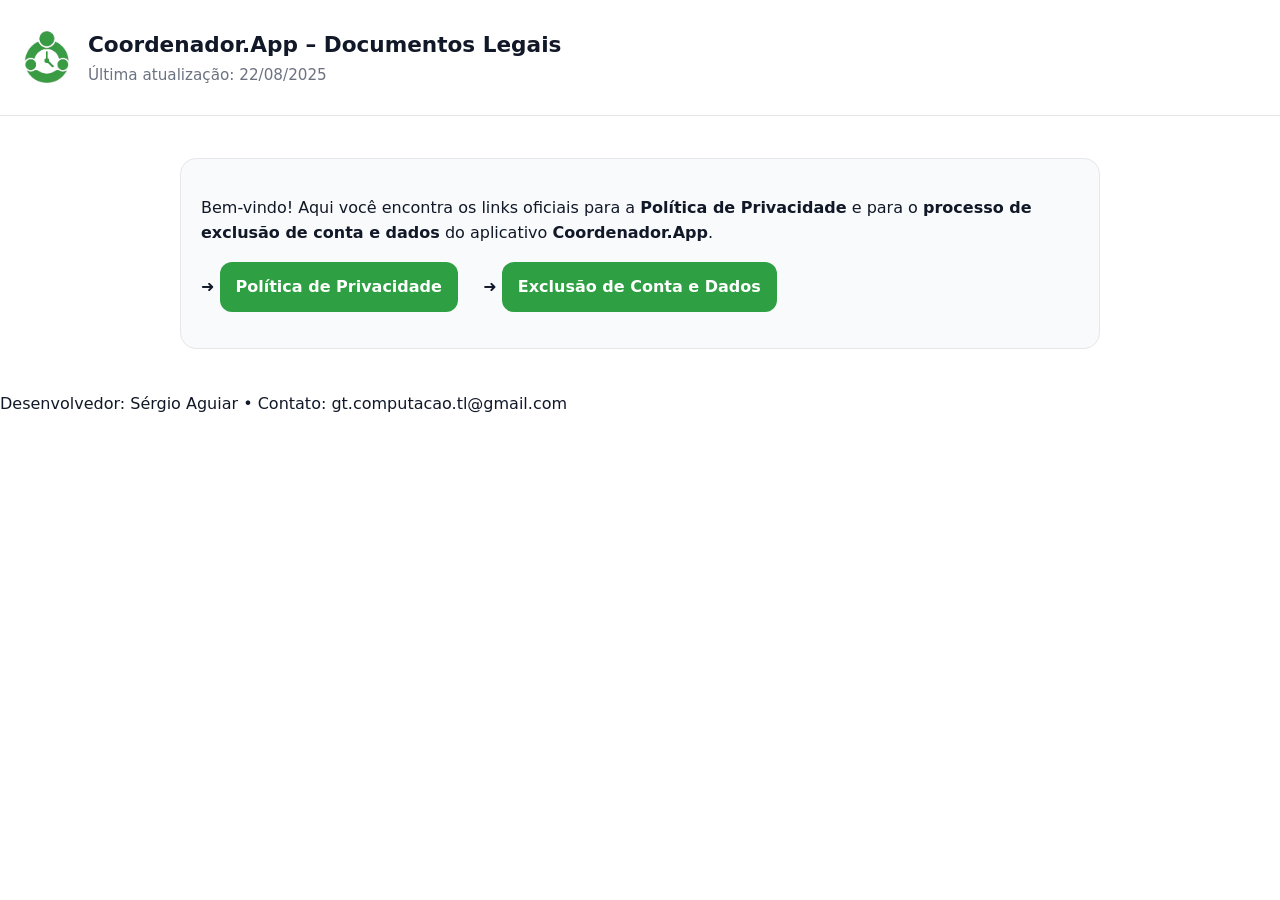
<file: public/index.html>
<!doctype html>
<html lang="pt-BR">
<head>
  <meta charset="utf-8">
  <meta name="viewport" content="width=device-width,initial-scale=1">
  <title>Coordenador.App – Documentos Legais</title>
  <link rel="stylesheet" href="style.css">
</head>
<body>
<header class="header">
  <img src="logo.png" alt="Logotipo Coordenador.App">
  <div>
    <h1>Coordenador.App – Documentos Legais</h1>
    <div class="small">Última atualização: 22/08/2025</div>
  </div>
</header>
<main class="container">
  <div class="card">
    <p>Bem-vindo! Aqui você encontra os links oficiais para a <strong>Política de Privacidade</strong> e para o <strong>processo de exclusão de conta e dados</strong> do aplicativo <strong>Coordenador.App</strong>.</p>
    <p>
      ➜ <a class="button" href="privacy-policy.html">Política de Privacidade</a>
      &nbsp; &nbsp;
      ➜ <a class="button" href="account-deletion.html">Exclusão de Conta e Dados</a>
    </p>
  </div>
</main>
<footer>
  Desenvolvedor: Sérgio Aguiar • Contato: gt.computacao.tl@gmail.com
</footer>
</body>
</html>
</file>
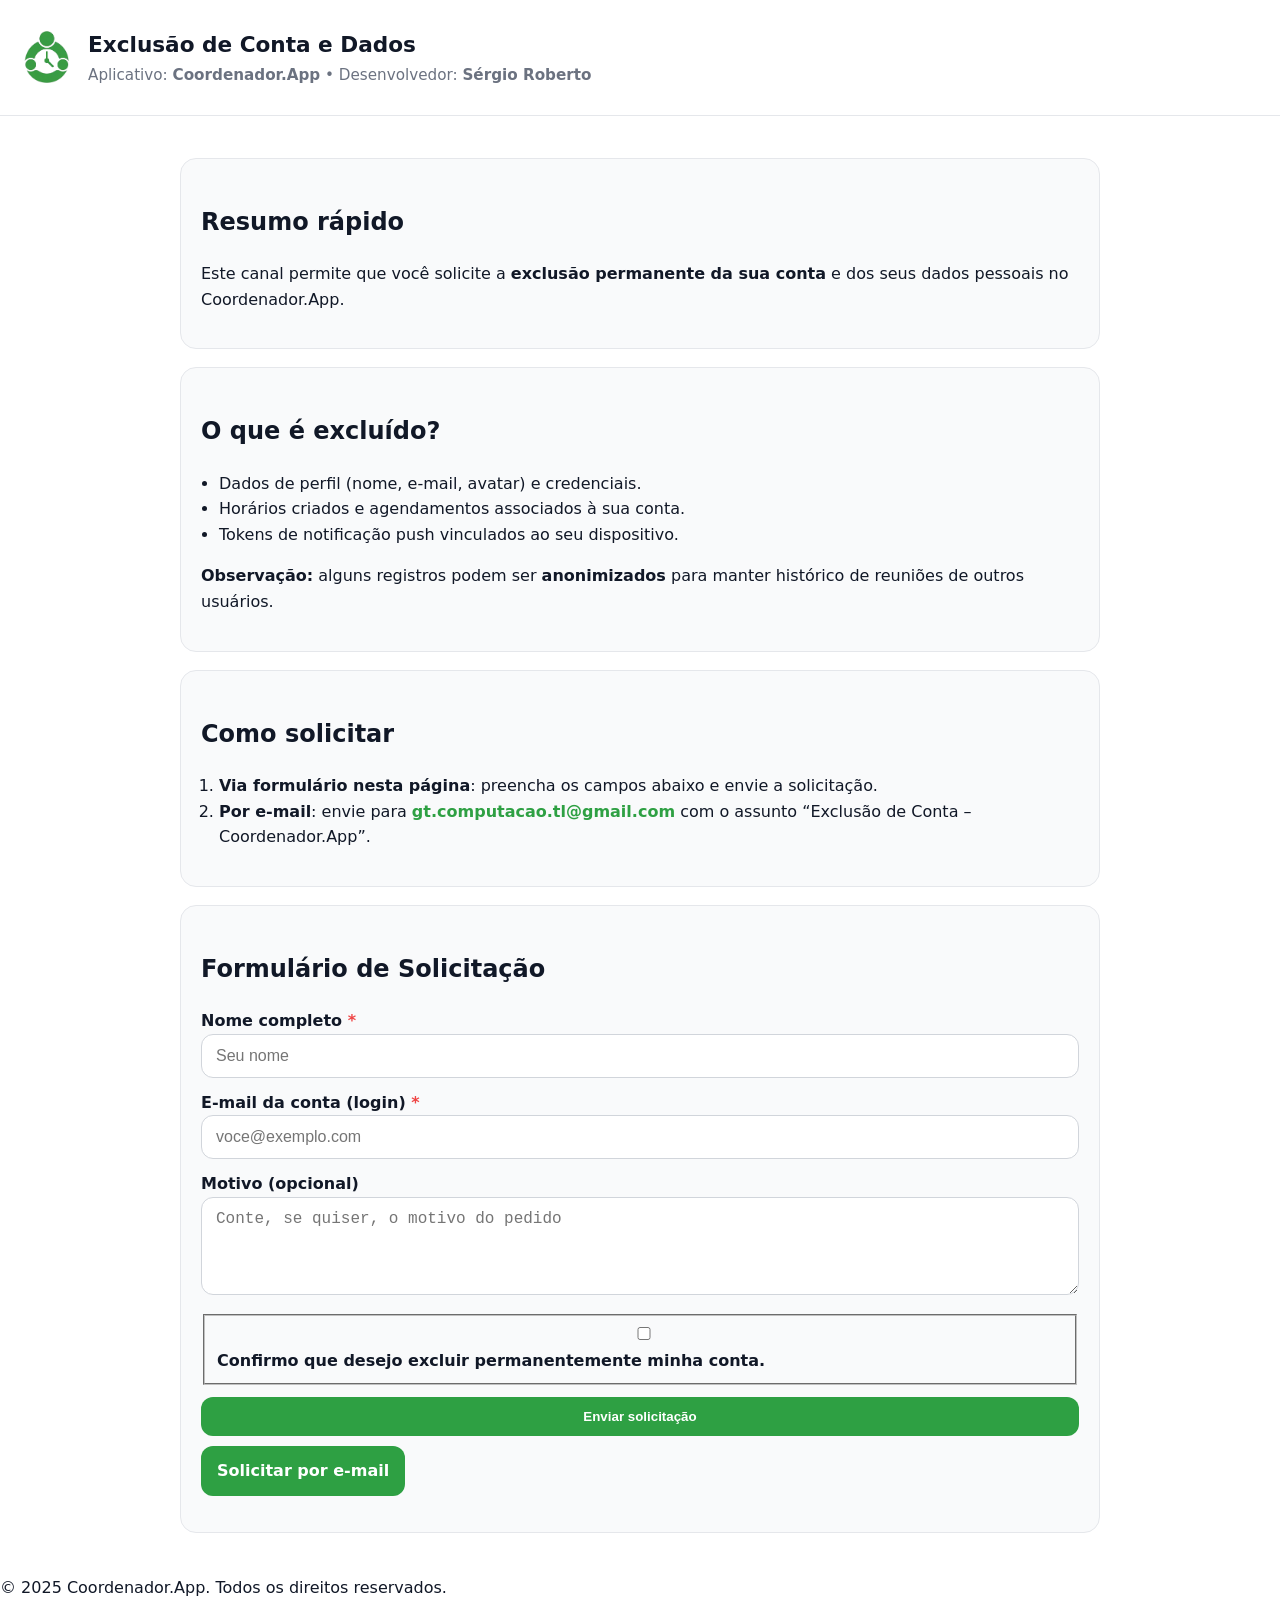
<file: public/account-deletion.html>
<!doctype html>
<html lang="pt-BR">
  <head>
    <meta charset="utf-8" />
    <meta name="viewport" content="width=device-width,initial-scale=1" />
    <title>Exclusão de Conta e Dados – Coordenador.App</title>
    <link rel="stylesheet" href="style.css" />
  </head>
  <body>
    <header class="header">
      <img src="logo.png" alt="Logotipo Coordenador.App" />
      <div>
        <h1>Exclusão de Conta e Dados</h1>
        <div class="small">
          Aplicativo: <strong>Coordenador.App</strong> • Desenvolvedor:
          <strong>Sérgio Roberto</strong>
        </div>
      </div>
    </header>
    <main class="container">
      <div class="card">
        <h2>Resumo rápido</h2>
        <p>
          Este canal permite que você solicite a
          <strong>exclusão permanente da sua conta</strong> e dos seus dados
          pessoais no Coordenador.App.
        </p>
      </div>

      <div class="card">
        <h2>O que é excluído?</h2>
        <ul class="list">
          <li>Dados de perfil (nome, e-mail, avatar) e credenciais.</li>
          <li>Horários criados e agendamentos associados à sua conta.</li>
          <li>Tokens de notificação push vinculados ao seu dispositivo.</li>
        </ul>
        <p>
          <strong>Observação:</strong> alguns registros podem ser
          <strong>anonimizados</strong> para manter histórico de reuniões de
          outros usuários.
        </p>
      </div>

      <div class="card">
        <h2>Como solicitar</h2>
        <ol class="list">
          <li>
            <strong>Via formulário nesta página</strong>: preencha os campos
            abaixo e envie a solicitação.
          </li>
          <li>
            <strong>Por e-mail</strong>: envie para
            <a class="link" href="mailto:gt.computacao.tl@gmail.com"
              >gt.computacao.tl@gmail.com</a
            >
            com o assunto “Exclusão de Conta – Coordenador.App”.
          </li>
        </ol>
      </div>

      <div class="card">
        <h2>Formulário de Solicitação</h2>
        <form
          class="form"
          method="POST"
          action="http://localhost:3000/email/delete-account"
        >
          <label
            >Nome completo <span class="required">*</span>
            <input required name="name" placeholder="Seu nome" />
          </label>

          <label
            >E-mail da conta (login) <span class="required">*</span>
            <input
              required
              type="email"
              name="email"
              placeholder="voce@exemplo.com"
            />
          </label>

          <label
            >Motivo (opcional)
            <textarea
              name="message"
              rows="4"
              placeholder="Conte, se quiser, o motivo do pedido"
            ></textarea>
          </label>

          <fieldset>
            <label>
              <input required type="checkbox" name="confirmacao" />
              Confirmo que desejo excluir permanentemente minha conta.
            </label>
          </fieldset>

          <button class="button" type="submit">Enviar solicitação</button>
        </form>

        <p style="margin-top: 10px">
          <a
            class="button"
            href="mailto:gt.computacao.tl@gmail.com?subject=Exclus%C3%A3o%20de%20Conta%20%E2%80%93%20Coordenador.App"
            >Solicitar por e-mail</a
          >
        </p>
      </div>
    </main>
    <footer>© 2025 Coordenador.App. Todos os direitos reservados.</footer>
  </body>
</html>
</file>
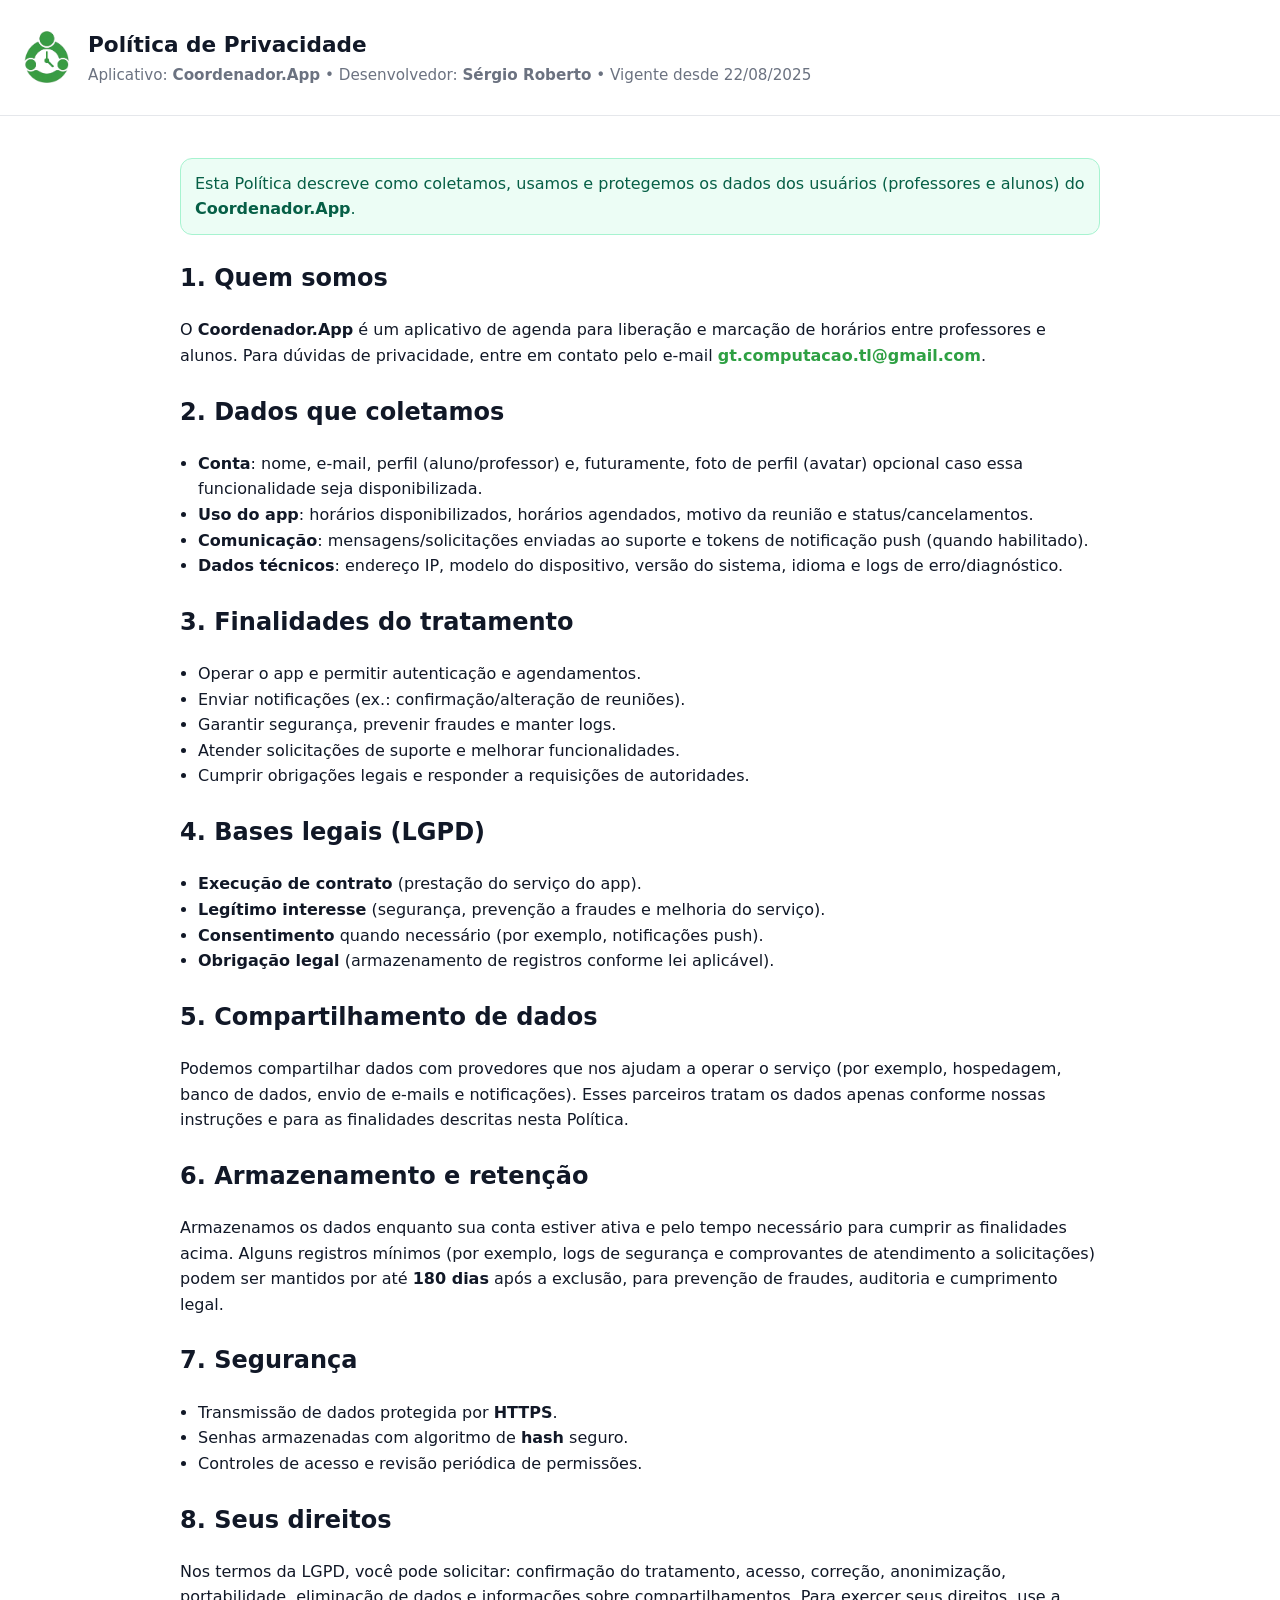
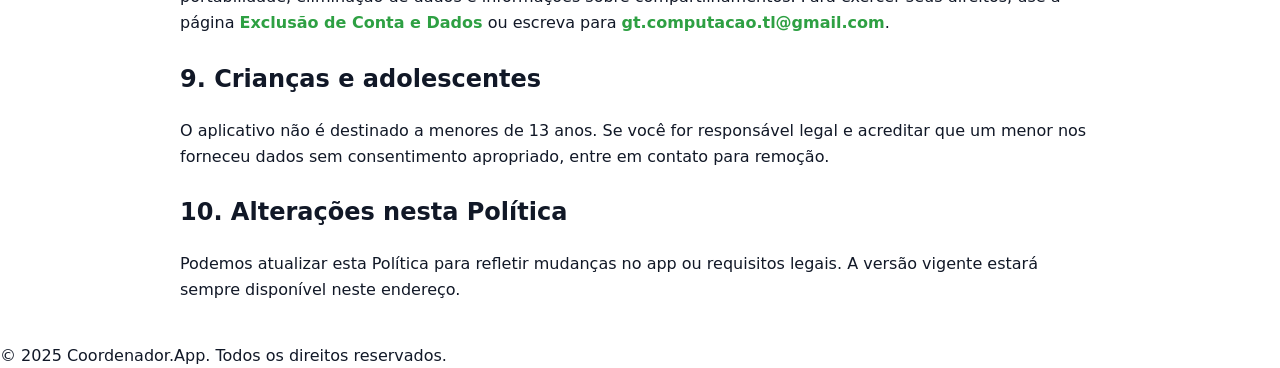
<file: public/privacy-policy.html>
<!DOCTYPE html>
<html lang="pt-BR">
  <head>
    <meta charset="utf-8" />
    <meta name="viewport" content="width=device-width,initial-scale=1" />
    <title>Política de Privacidade – Coordenador.App</title>
    <link rel="stylesheet" href="style.css" />
  </head>
  <body>
    <header class="header">
      <img src="logo.png" alt="Logotipo Coordenador.App" />
      <div>
        <h1>Política de Privacidade</h1>
        <div class="small">
          Aplicativo: <strong>Coordenador.App</strong> • Desenvolvedor:
          <strong>Sérgio Roberto</strong> • Vigente desde 22/08/2025
        </div>
      </div>
    </header>
    <main class="container">
      <div class="card notice">
        Esta Política descreve como coletamos, usamos e protegemos os dados dos
        usuários (professores e alunos) do <strong>Coordenador.App</strong>.
      </div>

      <h2>1. Quem somos</h2>
      <p>
        O <strong>Coordenador.App</strong> é um aplicativo de agenda para
        liberação e marcação de horários entre professores e alunos. Para
        dúvidas de privacidade, entre em contato pelo e-mail
        <a class="link" href="mailto:gt.computacao.tl@gmail.com"
          >gt.computacao.tl@gmail.com</a
        >.
      </p>

      <h2>2. Dados que coletamos</h2>
      <ul class="list">
        <li>
          <strong>Conta</strong>: nome, e-mail, perfil (aluno/professor) e,
          futuramente, foto de perfil (avatar) opcional caso essa funcionalidade
          seja disponibilizada.
        </li>
        <li>
          <strong>Uso do app</strong>: horários disponibilizados, horários
          agendados, motivo da reunião e status/cancelamentos.
        </li>
        <li>
          <strong>Comunicação</strong>: mensagens/solicitações enviadas ao
          suporte e tokens de notificação push (quando habilitado).
        </li>
        <li>
          <strong>Dados técnicos</strong>: endereço IP, modelo do dispositivo,
          versão do sistema, idioma e logs de erro/diagnóstico.
        </li>
      </ul>

      <h2>3. Finalidades do tratamento</h2>
      <ul class="list">
        <li>Operar o app e permitir autenticação e agendamentos.</li>
        <li>Enviar notificações (ex.: confirmação/alteração de reuniões).</li>
        <li>Garantir segurança, prevenir fraudes e manter logs.</li>
        <li>Atender solicitações de suporte e melhorar funcionalidades.</li>
        <li>
          Cumprir obrigações legais e responder a requisições de autoridades.
        </li>
      </ul>

      <h2>4. Bases legais (LGPD)</h2>
      <ul class="list">
        <li>
          <strong>Execução de contrato</strong> (prestação do serviço do app).
        </li>
        <li>
          <strong>Legítimo interesse</strong> (segurança, prevenção a fraudes e
          melhoria do serviço).
        </li>
        <li>
          <strong>Consentimento</strong> quando necessário (por exemplo,
          notificações push).
        </li>
        <li>
          <strong>Obrigação legal</strong> (armazenamento de registros conforme
          lei aplicável).
        </li>
      </ul>

      <h2>5. Compartilhamento de dados</h2>
      <p>
        Podemos compartilhar dados com provedores que nos ajudam a operar o
        serviço (por exemplo, hospedagem, banco de dados, envio de e-mails e
        notificações). Esses parceiros tratam os dados apenas conforme nossas
        instruções e para as finalidades descritas nesta Política.
      </p>

      <h2>6. Armazenamento e retenção</h2>
      <p>
        Armazenamos os dados enquanto sua conta estiver ativa e pelo tempo
        necessário para cumprir as finalidades acima. Alguns registros mínimos
        (por exemplo, logs de segurança e comprovantes de atendimento a
        solicitações) podem ser mantidos por até <strong>180 dias</strong> após
        a exclusão, para prevenção de fraudes, auditoria e cumprimento legal.
      </p>

      <h2>7. Segurança</h2>
      <ul class="list">
        <li>Transmissão de dados protegida por <strong>HTTPS</strong>.</li>
        <li>
          Senhas armazenadas com algoritmo de <strong>hash</strong> seguro.
        </li>
        <li>Controles de acesso e revisão periódica de permissões.</li>
      </ul>

      <h2>8. Seus direitos</h2>
      <p>
        Nos termos da LGPD, você pode solicitar: confirmação do tratamento,
        acesso, correção, anonimização, portabilidade, eliminação de dados e
        informações sobre compartilhamentos. Para exercer seus direitos, use a
        página
        <a class="link" href="account-deletion.html"
          >Exclusão de Conta e Dados</a
        >
        ou escreva para
        <a class="link" href="mailto:gt.computacao.tl@gmail.com"
          >gt.computacao.tl@gmail.com</a
        >.
      </p>

      <h2>9. Crianças e adolescentes</h2>
      <p>
        O aplicativo não é destinado a menores de 13 anos. Se você for
        responsável legal e acreditar que um menor nos forneceu dados sem
        consentimento apropriado, entre em contato para remoção.
      </p>

      <h2>10. Alterações nesta Política</h2>
      <p>
        Podemos atualizar esta Política para refletir mudanças no app ou
        requisitos legais. A versão vigente estará sempre disponível neste
        endereço.
      </p>
    </main>
    <footer>© 2025 Coordenador.App. Todos os direitos reservados.</footer>
  </body>
</html>
</file>
<file: public/style.css>
:root{
  --brand:#2ea043;
  --ink:#111827;
  --muted:#6b7280;
  --bg:#ffffff;
  --card:#f9fafb;
}
*{box-sizing:border-box}
body{
  margin:0; padding:0; font-family: ui-sans-serif, system-ui, -apple-system, Segoe UI, Roboto, Helvetica, Arial;
  color:var(--ink); background:var(--bg); line-height:1.6;
}
.header{
  display:flex; gap:16px; align-items:center; padding:28px 20px; border-bottom:1px solid #e5e7eb; background:#fff;
}
.header img{ width:52px; height:52px; object-fit:contain }
.header h1{ font-size:1.35rem; margin:0 }
.container{ max-width:960px; margin:0 auto; padding:24px 20px }
.card{
  background:var(--card); border:1px solid #e5e7eb; border-radius:16px; padding:20px; margin:18px 0;
}
h2{ margin-top:24px }
.small{ color:var(--muted); font-size:.95rem }
.button{
  display:inline-block; padding:12px 16px; border-radius:12px; border:none; background:var(--brand); color:white; text-decoration:none; font-weight:600; cursor:pointer
}
.link{ color:var(--brand); text-decoration:none; font-weight:600 }
.list{ padding-left: 18px }
.notice{ background:#ecfdf5; border:1px solid #a7f3d0; color:#065f46; padding:12px 14px; border-radius:12px }
.form{ display:grid; gap:12px; margin-top:8px }
input, textarea{
  width:100%; padding:12px 14px; border-radius:12px; border:1px solid #d1d5db; background:white; font-size:1rem
}
label{ font-weight:600; }
.required{ color:#ef4444; }
</file>
